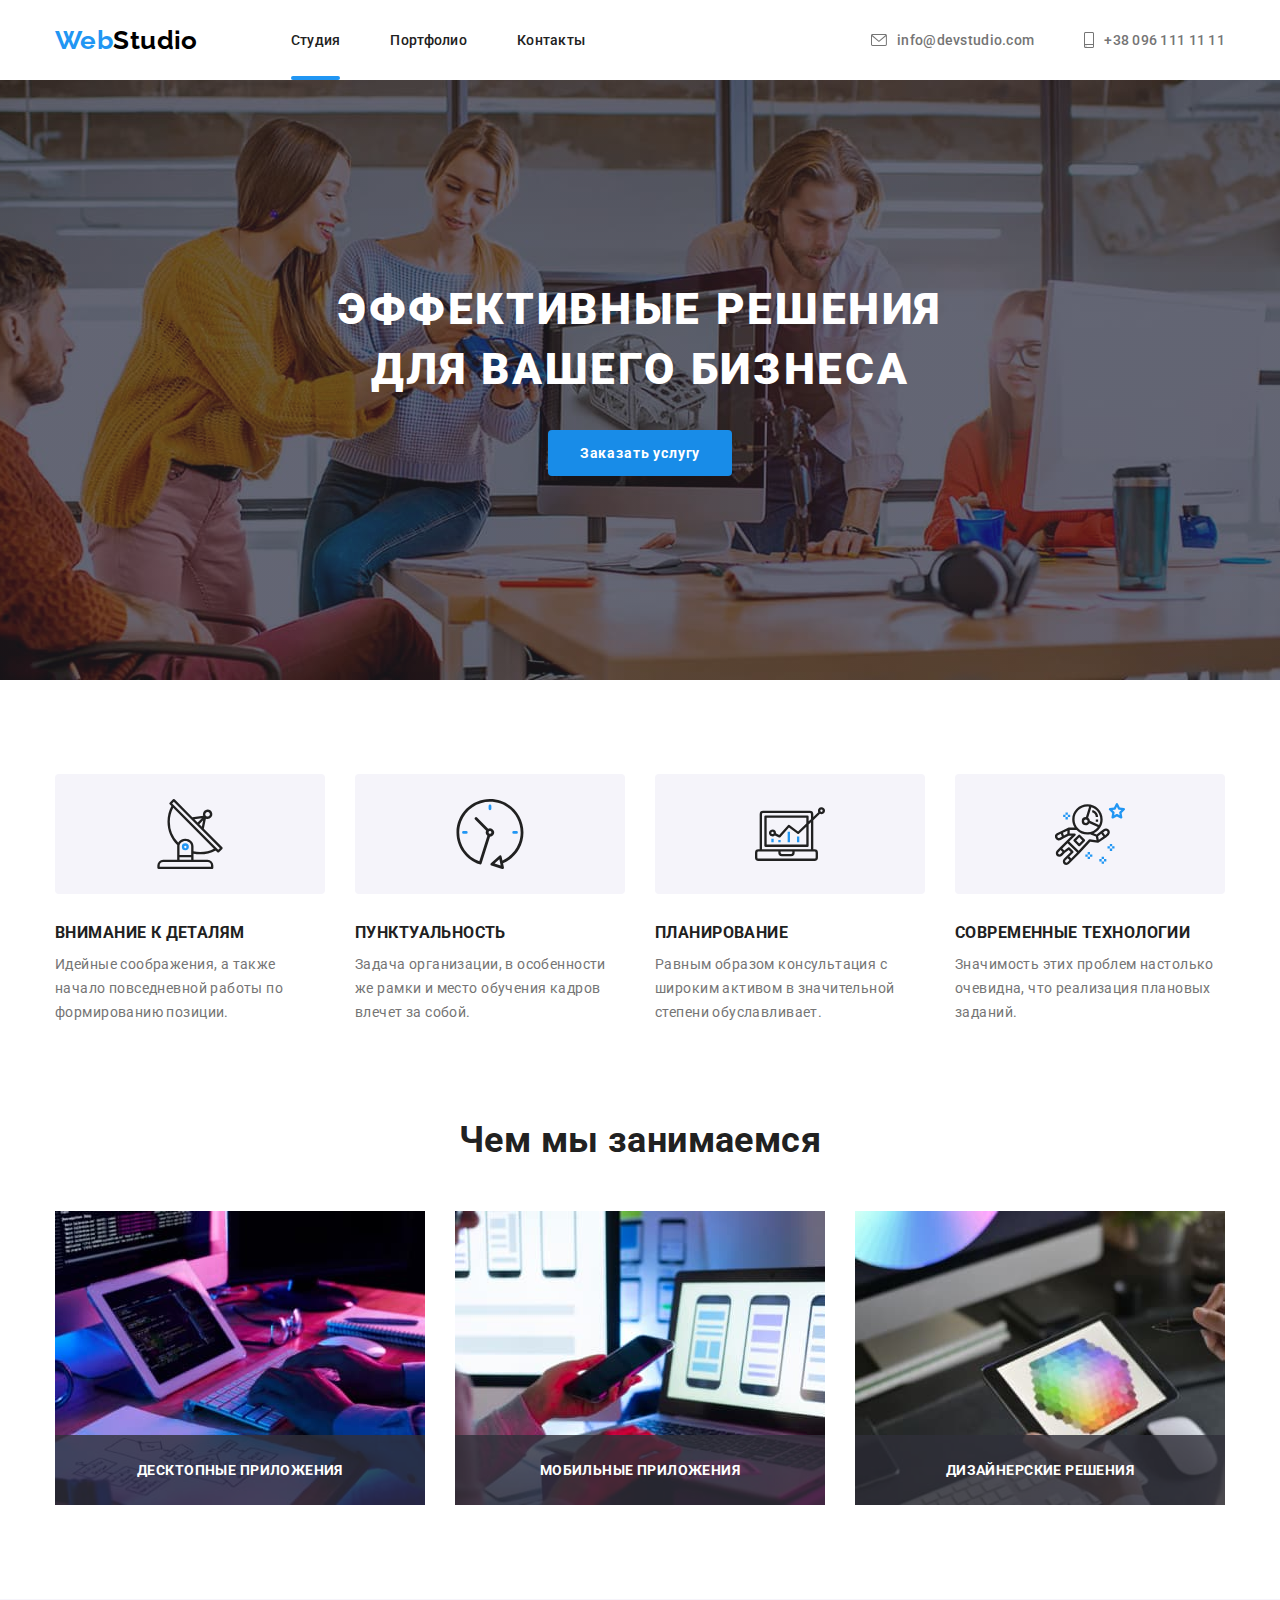
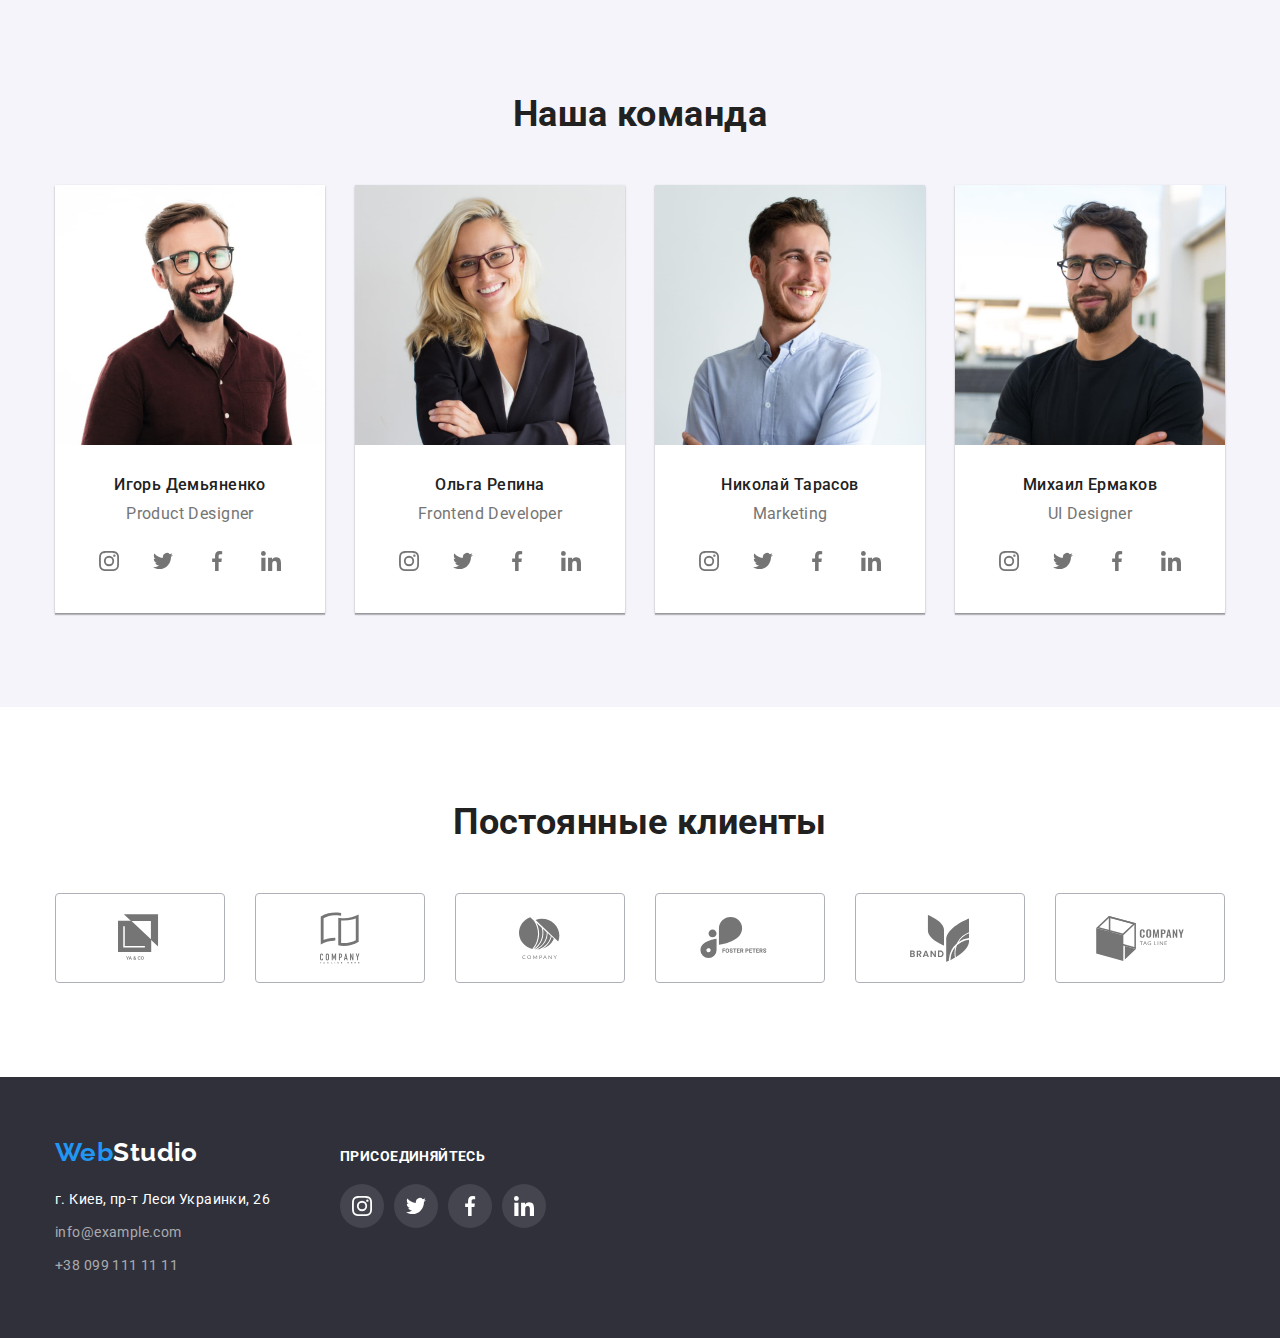
<file: index.html>
<!DOCTYPE html>
<html lang="ru">
  <head>
    <meta charset="UTF-8" />
    <meta http-equiv="X-UA-Compatible" content="IE=Edge" />
    <title>Главная</title>
    <link href="https://fonts.googleapis.com/css2?family=Roboto:wght@400;500;700;900&display=swap" rel="stylesheet">
    <link rel="stylesheet" href="https://cdnjs.cloudflare.com/ajax/libs/modern-normalize/1.0.0/modern-normalize.min.css" />
    <link rel="stylesheet" href="./css/styles.css" />
  </head>

  <body>
    <header class="header">
      <div class="container">
        <nav class="header-nav">
          <a class="logo link" href="#"><span class="logo-accent">Web</span>Studio</a>
          <ul class="site-nav list">
            <li class="item"><a class="link open-page" href="#">Студия</a></li>
            <li class="item"><a class="link" href="./portfolio.html">Портфолио</a></li>
            <li class="item"><a class="link" href="#">Контакты</a></li>
          </ul>
        </nav>
        <ul class="contact-link list">
          <li class="item">
            <a class="link" href="mailto:info@devstudio.com">
              <svg class="icon-contact envelope" width="16" height="12">
                <use href="./images/sprite.svg#icon-envelope-1"></use>
              </svg>
              info@devstudio.com
            </a>
          </li>
          <li class="item">  
            <a class="link" href="tel:+380961111111">
              <svg class="icon-contact smartphone" width="10" height="16">
                <use href="./images/sprite.svg#icon-smartphone-1"></use>
              </svg>
              +38 096 111 11 11
            </a>
          </li>
        </ul>
      </div>
    </header>

    <main>
      <!--герой-->
      <section class="hero overlay">
        <div class="container">
          <h1 class="hero-title title">Эффективные решения для вашего бизнеса</h1>
          <button class="btn" type="button">Заказать услугу</button>
        </div>        
      </section>
      
      <!--преимущества-->
      <section  class="section features">
        <div class="container">
          <ul class="feature-list list">
            <li class="item">
              <div class="icon-features">
                <svg width="70" height="70">
                  <use href="./images/sprite.svg#icon-features-antenna"></use>
                </svg>
              </div>
              <h3 class="features-title title">Внимание к деталям</h3>
              <p class="features-text">
                Идейные соображения, а также начало повседневной работы по
                формированию позиции.
              </p>
            </li>
            <li class="item">
              <div class="icon-features">
                <svg width="70" height="70">
                  <use href="./images/sprite.svg#icon-features-clock"></use>
                </svg>
              </div>
              <h3 class="features-title title">Пунктуальность</h3>
              <p class="features-text">
                Задача организации, в особенности же рамки и место обучения кадров
                влечет за собой.
              </p>
            </li>
            <li class="item">
              <div class="icon-features">
                <svg width="70" height="70">
                  <use href="./images/sprite.svg#icon-features-diagram"></use>
                </svg>
              </div>
              <h3 class="features-title title">Планирование</h3>
              <p class="features-text">
                Равным образом консультация с широким активом в значительной
                степени обуславливает.
              </p>
            </li>
            <li class="item">
              <div class="icon-features">
                <svg width="70" height="70">
                  <use href="./images/sprite.svg#icon-features-astronaut"></use>
                </svg>
              </div>
              <h3 class="features-title title">Современные технологии</h3>
              <p class="features-text">
                Значимость этих проблем настолько очевидна, что реализация
                плановых заданий.
              </p>
            </li>
          </ul>
        </div>
      </section>

      <!--услуги-->
      <section  class="section services">
        <div class="container">
          <h2  class="section-title title">Чем мы занимаемся</h2>
          <ul class="services-list list">
            <li class="item">
              <img
                src="./images/we-doing-1.jpg"
                alt="рабочий стол разработчика, который пишет код"
                width="370"
                height="294"
              />
              <div class="subtitle-thumb">
                <h3 class="subtitle">Десктопные приложения</h3>
              </div>
            </li>
            <li class="item">
              <img
                src="./images/we-doing-2.jpg"
                alt="мобильный телефон в руках"
                width="370"
                height="294"
              />
              <div class="subtitle-thumb">
                <h3 class="subtitle">Мобильные приложения</h3>
              </div>
            </li>
            <li class="item">
              <img
                src="./images/we-doing-3.jpg"
                alt="планшет с изображением палитры цветов"
                width="370"
                height="294"
              />
              <div class="subtitle-thumb">
                <h3 class="subtitle">Дизайнерские решения</h3>
              </div>
            </li>
          </ul>
        </div>
      </section>

      <!--команда-->
      <section  class="section team">
        <div class="container">
          <h2 class="section-title title">Наша команда</h2>
          <ul class="team-list list">
            <li class="item">
              <img
                src="./images/our-team-product-designer-1.jpg"
                alt="фото Игоря Демьяненко"
                width="270"
                height="260"
              />
              <div class="team-desc">
                <h3 class="team-title title">Игорь Демьяненко</h3>
                <p class="team-text" lang="en">Product Designer</p>
                <ul class="social-list list">
                  <li class="social-link">
                    <a class="link" href="" aria-label="Ссылка на Instagram">
                      <svg class="icon-social" width="20" height="20">
                        <use href="./images/sprite.svg#icon-instagram"></use>
                      </svg>
                    </a>
                  </li>
                  <li class="social-link">
                    <a class="link" href="" aria-label="Ссылка на Twitter">
                      <svg class="icon-social" width="20" height="20">
                        <use href="./images/sprite.svg#icon-twitter"></use>
                      </svg>
                    </a>
                  </li>
                  <li class="social-link">
                    <a class="link" href="" aria-label="Ссылка на Facebook">
                      <svg class="icon-social" width="20" height="20">
                        <use href="./images/sprite.svg#icon-facebook"></use>
                      </svg>
                    </a>
                  </li>
                  <li class="social-link">
                    <a class="link" href="" aria-label="Ссылка на Linkedin">
                      <svg class="icon-social"  width="20" height="20">
                        <use href="./images/sprite.svg#icon-linkedin"></use>
                      </svg>
                    </a>
                  </li>
                </ul>   
              </div>           
            </li>
            <li class="item">
              <img
                src="./images/our-team-frontend-developer-2.jpg"
                alt="фото Ольги Репиной"
                width="270"
                height="260"
              />
              <div class="team-desc">
                <h3 class="team-title title">Ольга Репина</h3>
                <p class="team-text" lang="en">Frontend Developer</p>
                <ul class="social-list list">
                  <li class="social-link">
                    <a class="link" href="" aria-label="Ссылка на Instagram">
                      <svg class="icon-social" width="20" height="20">
                        <use href="./images/sprite.svg#icon-instagram"></use>
                      </svg>
                    </a>
                  </li>
                  <li class="social-link">
                    <a class="link" href="" aria-label="Ссылка на Twitter">
                      <svg class="icon-social" width="20" height="20">
                        <use href="./images/sprite.svg#icon-twitter"></use>
                      </svg>
                    </a>
                  </li>
                  <li class="social-link">
                    <a class="link" href="" aria-label="Ссылка на Facebook">
                      <svg class="icon-social" width="20" height="20">
                        <use href="./images/sprite.svg#icon-facebook"></use>
                      </svg>
                    </a>
                  </li>
                  <li class="social-link">
                    <a class="link" href="" aria-label="Ссылка на Linkedin">
                      <svg class="icon-social"  width="20" height="20">
                        <use href="./images/sprite.svg#icon-linkedin"></use>
                      </svg>
                    </a>
                  </li>
                </ul>
              </div>
            </li>
            <li class="item">
              <img
                src="./images/our-team-marketing-3.jpg"
                alt="фото Николая Тарасова"
                width="270"
                height="260"
              />
              <div class="team-desc">
                <h3 class="team-title title">Николай Тарасов</h3>
                <p class="team-text" lang="en">Marketing</p>
                <ul class="social-list list">
                  <li class="social-link">
                    <a class="link" href="" aria-label="Ссылка на Instagram">
                      <svg class="icon-social" width="20" height="20">
                        <use href="./images/sprite.svg#icon-instagram"></use>
                      </svg>
                    </a>
                  </li>
                  <li class="social-link">
                    <a class="link" href="" aria-label="Ссылка на Twitter">
                      <svg class="icon-social" width="20" height="20">
                        <use href="./images/sprite.svg#icon-twitter"></use>
                      </svg>
                    </a>
                  </li>
                  <li class="social-link">
                    <a class="link" href="" aria-label="Ссылка на Facebook">
                      <svg class="icon-social" width="20" height="20">
                        <use href="./images/sprite.svg#icon-facebook"></use>
                      </svg>
                    </a>
                  </li>
                  <li class="social-link">
                    <a class="link" href="" aria-label="Ссылка на Linkedin">
                      <svg class="icon-social"  width="20" height="20">
                        <use href="./images/sprite.svg#icon-linkedin"></use>
                      </svg>
                    </a>
                  </li>
                </ul>
              </div>              
            </li>
            <li class="item">
              <img
                src="./images/our-team-ui-designer-4.jpg"
                alt="фото Михаила Ермакова"
                width="270"
                height="260"
              />
              <div class="team-desc">
                <h3 class="team-title title">Михаил Ермаков</h3>
                <p class="team-text" lang="en">UI Designer</p>
                <ul class="social-list list">
                  <li class="social-link">
                    <a class="link" href="" aria-label="Ссылка на Instagram">
                      <svg class="icon-social" width="20" height="20">
                        <use href="./images/sprite.svg#icon-instagram"></use>
                      </svg>
                    </a>
                  </li>
                  <li class="social-link">
                    <a class="link" href="" aria-label="Ссылка на Twitter">
                      <svg class="icon-social" width="20" height="20">
                        <use href="./images/sprite.svg#icon-twitter"></use>
                      </svg>
                    </a>
                  </li>
                  <li class="social-link">
                    <a class="link" href="" aria-label="Ссылка на Facebook">
                      <svg class="icon-social" width="20" height="20">
                        <use href="./images/sprite.svg#icon-facebook"></use>
                      </svg>
                    </a>
                  </li>
                  <li class="social-link">
                    <a class="link" href="" aria-label="Ссылка на Linkedin">
                      <svg class="icon-social"  width="20" height="20">
                        <use href="./images/sprite.svg#icon-linkedin"></use>
                      </svg>
                    </a>
                  </li>
                </ul>
              </div>
            </li>
          </ul>
        </div> 
      </section>

      <!--клиенты-->
      <section class="section clients">
        <div class="container">
          <h2 class="section-title title">Постоянные клиенты</h2>
          <ul class="clients-list list">
            <li class="item">
              <a class="link" href="">
                <svg class="icon-client logo-1" width="44.27">
                  <use href="./images/sprite.svg#icon-logo-1"></use>
                </svg>
              </a>
            </li>
            <li class="item">
              <a class="link" href="">
                <svg class="icon-client logo-2" width="40">
                  <use href="./images/sprite.svg#icon-logo-2"></use>
                </svg>
              </a>
            </li>
            <li class="item">
              <a class="link" href="">
                <svg class="icon-client logo-3" width="41">
                  <use href="./images/sprite.svg#icon-logo-3"></use>
                </svg>
              </a>
            </li>
            <li class="item">
              <a class="link" href="">
                <svg class="icon-client logo-4" width="79.66">
                  <use href="./images/sprite.svg#icon-logo-4"></use>
                </svg>
              </a>
            </li>
            <li class="item">
              <a class="link" href="">
                <svg class="icon-client logo-5" width="59">
                  <use href="./images/sprite.svg#icon-logo-5"></use>
                </svg>
              </a>
            </li>
            <li class="item">
              <a class="link" href="">
                <svg class="icon-client logo-6" width="88.48">
                  <use href="./images/sprite.svg#icon-logo-6"></use>
                </svg>
              </a>
            </li>
          </ul>
        </div>  
      </section>
    </main>
  
    <footer class="footer">
      <div class="container"> 
        <div class="address">
          <a class="logo link inverse" href="#"><span class="logo-accent">Web</span>Studio</a>
          <address class="address-text">
            г. Киев, пр-т Леси Украинки, 26
          </address>
          <ul class="address-list list">
            <li class="item"><a class="link" href="mailto:info@example.com">info@example.com</a></li>
            <li class="item"><a class="link" href="tel:+380991111111">+38 099 111 11 11</a></li>
          </ul>
        </div>
        <div class="footer-social">
          <strong class="following-text">Присоединяйтесь</strong>
          <ul class="social-list list">
            <li class="social-link">
              <a class="link" href="" aria-label="Ссылка на Instagram">
                <svg class="icon-social"  width="20" height="20">
                  <use href="./images/sprite.svg#icon-instagram"></use>
                </svg>
              </a>
            </li>
            <li class="social-link">
              <a class="link" href="" aria-label="Ссылка на Twitter">
                <svg class="icon-social"  width="20" height="20">
                  <use href="./images/sprite.svg#icon-twitter"></use>
                </svg>
              </a>
            </li>
            <li class="social-link">
              <a class="link" href="" aria-label="Ссылка на Facebook">
                <svg class="icon-social"  width="20" height="20">
                  <use href="./images/sprite.svg#icon-facebook"></use>
                </svg>
              </a>
            </li>
            <li class="social-link">
              <a class="link" href="" aria-label="Ссылка на Linkedin">
                <svg class="icon-social"  width="20" height="20">
                  <use href="./images/sprite.svg#icon-linkedin"></use>
                </svg>
              </a>
            </li>
          </ul>
        </div>
      </div>
    </footer>
  </body>
</html>
</file>
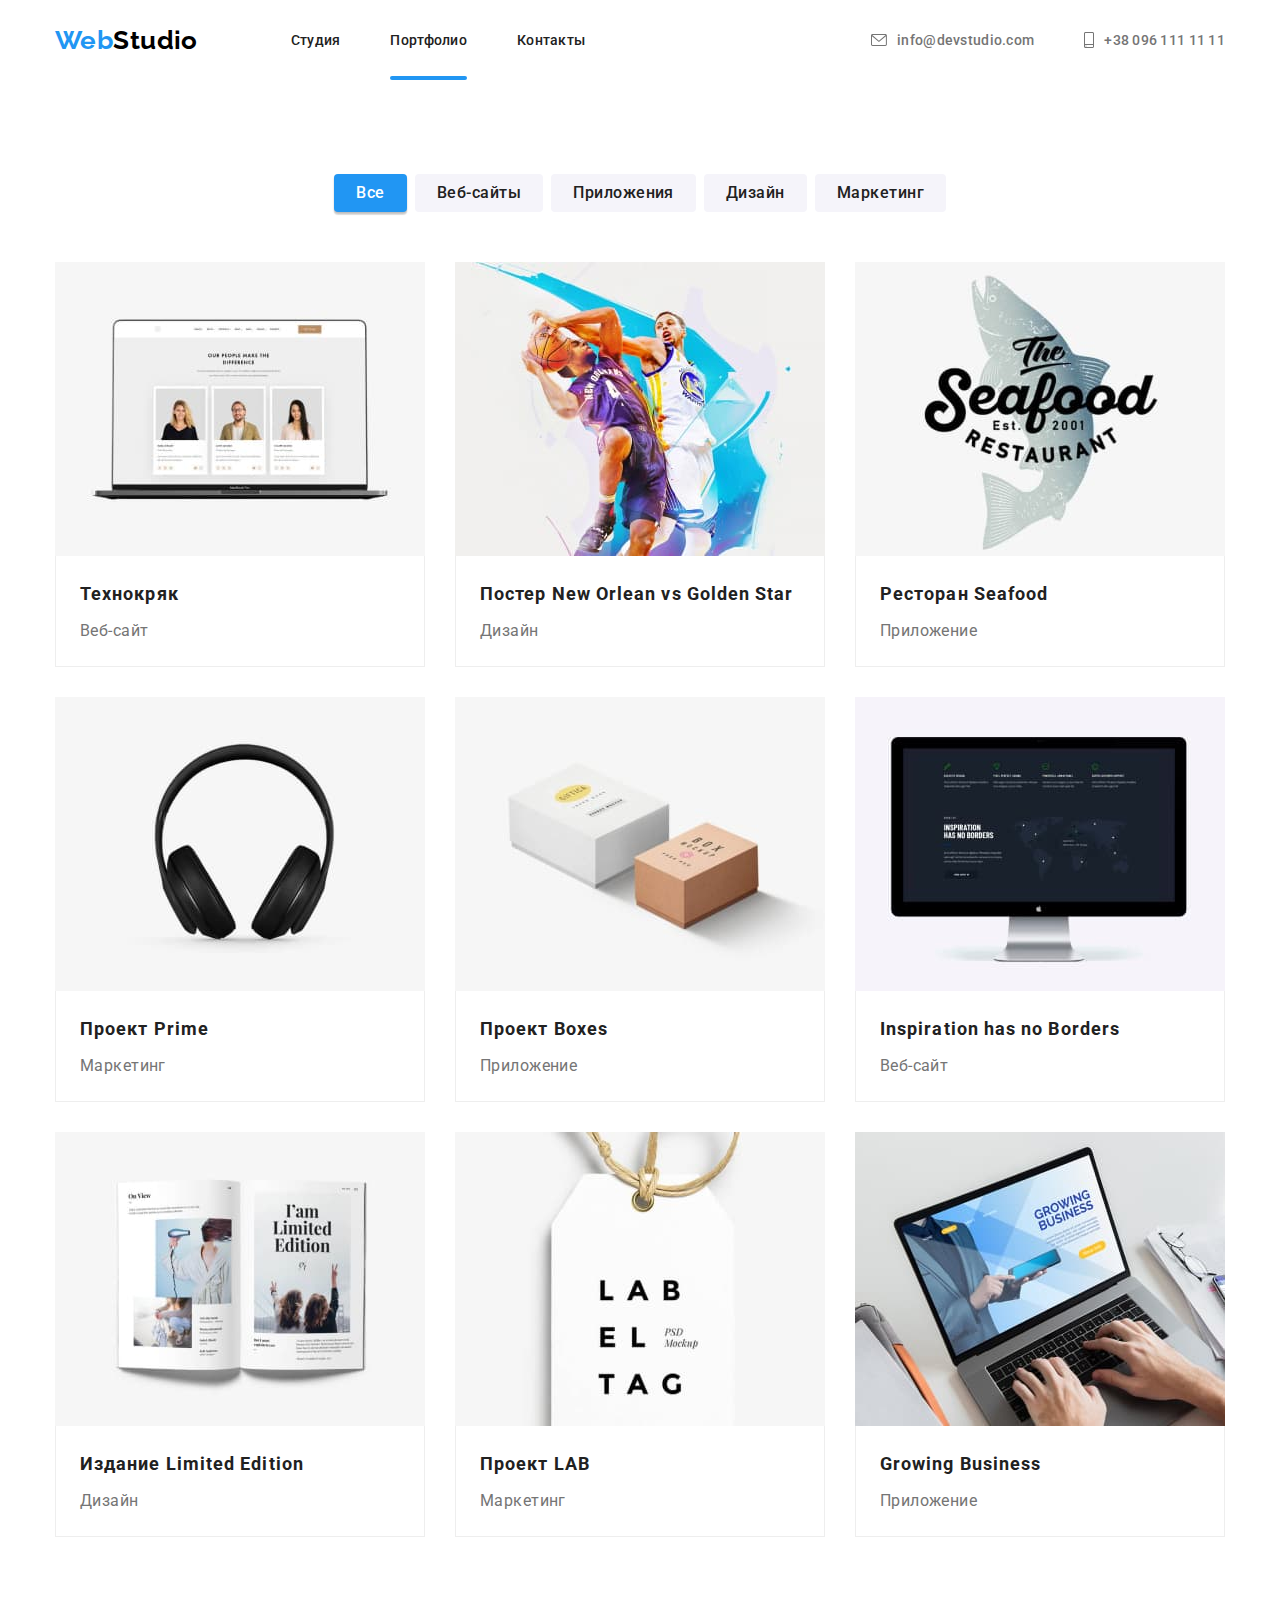
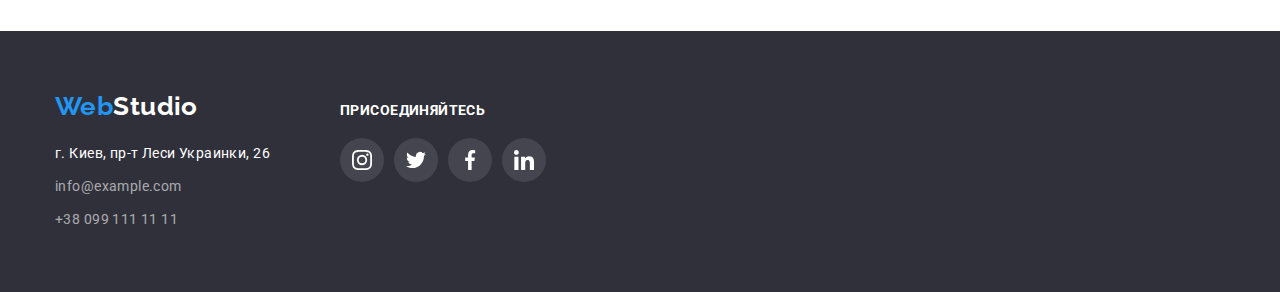
<file: portfolio.html>
<!DOCTYPE html>
<html lang="ru">
  <head>
    <meta charset="UTF-8" />
    <meta http-equiv="X-UA-Compatible" content="IE=Edge" />
    <title>Портфолио</title>
    <link href="https://fonts.googleapis.com/css2?family=Roboto:wght@400;500;700;900&display=swap" rel="stylesheet">
    <link rel="stylesheet" href="https://cdnjs.cloudflare.com/ajax/libs/modern-normalize/1.0.0/modern-normalize.min.css" />
    <link rel="stylesheet" href="./css/styles.css" />
  </head>

  <body>
    <header class="header">
      <div class="container">
        <nav class="header-nav">
          <a class="logo link" href="#"><span class="logo-accent">Web</span>Studio</a>
          <ul class="site-nav list">
            <li class="item"><a class="link" href="./index.html">Студия</a></li>
            <li class="item"><a class="link open-page" href="#">Портфолио</a></li>
            <li class="item"><a class="link" href="#">Контакты</a></li>
          </ul>
        </nav>
        <ul class="contact-link list">
          <li class="item">
            <a class="link" href="mailto:info@devstudio.com">
              <svg class="icon-contact envelope" width="16" height="12">
                <use href="./images/sprite.svg#icon-envelope-1"></use>
              </svg>
              info@devstudio.com
            </a>
          </li>
          <li class="item">  
            <a class="link" href="tel:+380961111111">
              <svg class="icon-contact smartphone" width="10" height="16">
                <use href="./images/sprite.svg#icon-smartphone-1"></use>
              </svg>
              +38 096 111 11 11
            </a>
          </li>
        </ul>
      </div>
    </header>

    <main>
      <section class="works">
        <div class="container">
          <ul class="list radio-btn">
            <li class="item"><a class="link active" href="#">Все</a></li>
            <li class="item"><a class="link" href="#">Веб-сайты</a></li>
            <li class="item"><a class="link" href="#">Приложения</a></li>
            <li class="item"><a class="link" href="#">Дизайн</a></li>
            <li class="item"><a class="link" href="#">Маркетинг</a></li>
          </ul>
          <ul class="works-list list">
            <li class="work-card">
              <a class="link" href="#">
                <div class="image-thumb">
                  <img src="./images/portfolio-technokryak-1.jpg" alt="страница веб-сайта 'технокряк'" width="370" height="294">
                  <p class="text-desc">Технокряк это современная площадка распространения коронавируса. Компании используют эту платформу для цифрового шпионажа и атак на защищённые сервера конкурентов.</p>
                </div>
                <div class="work-desc">
                  <h2 class="work-title title">Технокряк</h2>
                  <p class="work-subtitle">Веб-сайт</p>
                </div>               
              </a>  
            </li>
            <li class="work-card">
              <a class="link" href="#">
                <img src="./images/portfolio-new-orlean-2.jpg" alt="постер с баскетболистами" width="370" height="294">
                <div class="work-desc">
                  <h2 class="work-title title">Постер New Orlean vs Golden Star</h2>
                  <p class="work-subtitle">Дизайн</p>
                </div>                
              </a>
            </li>
            <li class="work-card">
              <a class="link" href="#">
                <img src="./images/portfolio-seafood-3.jpg" alt="логотип ресторана 'Seafood'" width="370" height="294">
                <div class="work-desc">
                  <h2 class="work-title title">Ресторан Seafood</h2>
                  <p class="work-subtitle">Приложение</p>
                </div>                
              </a>
            </li>
            <li class="work-card">
              <a class="link" href="#">
                <img src="./images/portfolio-prime-4.jpg" alt="черные наушники" width="370" height="294">
                <div class="work-desc">
                  <h2 class="work-title title">Проект Prime</h2>
                  <p class="work-subtitle">Маркетинг</p>
                </div>               
              </a>
            </li>
            <li class="work-card">
              <a class="link" href="#">
                <img src="./images/portfolio-boxes-5.jpg" alt="две картонные коробки" width="370" height="294">
                <div class="work-desc">
                  <h2 class="work-title title">Проект Boxes</h2>
                  <p class="work-subtitle">Приложение</p>
                </div>                
              </a>
            </li>
            <li class="work-card">
              <a class="link" href="#">
                <img src="./images/portfolio-inspiration-6.jpg" alt="монитор, на котором изображена карта мира" width="370" height="294">
                <div class="work-desc">
                  <h2 class="work-title title">Inspiration has no Borders</h2>
                  <p class="work-subtitle">Веб-сайт</p>
                </div>                
              </a>
            </li>
            <li class="work-card">
              <a class="link" href="#">
                <img src="./images/portfolio-limited-edition-7.jpg" alt="разворот глянцевого журнала" width="370" height="294">
                <div class="work-desc">
                  <h2 class="work-title title">Издание Limited Edition</h2>
                  <p class="work-subtitle">Дизайн</p>
                </div>               
              </a>
            </li>
            <li class="work-card">
              <a class="link" href="#">
                <img src="./images/portfolio-lab-8.jpg" alt="этикетка товара на шнурке" width="370" height="294">
                <div class="work-desc">
                  <h2 class="work-title title">Проект LAB</h2>
                  <p class="work-subtitle">Маркетинг</p>
                </div>               
              </a>
            </li>
            <li class="work-card">
              <a class="link" href="#">
                <img src="./images/portfolio-growing-business-9.jpg" alt="экран ноутбука с открытым приложением для бизнеса" width="370" height="294">
                <div class="work-desc">
                  <h2 class="work-title title">Growing Business</h2>
                  <p class="work-subtitle">Приложение</p>
                </div>                
              </a>
            </li>
          </ul>
        </div>
      </section> 
    </main>

    <footer class="footer">
      <div class="container"> 
        <div class="address">
          <a class="logo link inverse" href="#"><span class="logo-accent">Web</span>Studio</a>
          <address class="address-text">
            г. Киев, пр-т Леси Украинки, 26
          </address>
          <ul class="address-list list">
            <li class="item"><a class="link" href="mailto:info@example.com">info@example.com</a></li>
            <li class="item"><a class="link" href="tel:+380991111111">+38 099 111 11 11</a></li>
          </ul>
        </div>
        <div class="footer-social">
          <strong class="following-text">Присоединяйтесь</strong>
          <ul class="social-list list">
            <li class="social-link">
              <a class="link" href="" aria-label="Ссылка на Instagram">
                <svg class="icon-social"  width="20" height="20">
                  <use href="./images/sprite.svg#icon-instagram"></use>
                </svg>
              </a>
            </li>
            <li class="social-link">
              <a class="link" href="" aria-label="Ссылка на Twitter">
                <svg class="icon-social"  width="20" height="20">
                  <use href="./images/sprite.svg#icon-twitter"></use>
                </svg>
              </a>
            </li>
            <li class="social-link">
              <a class="link" href="" aria-label="Ссылка на Facebook">
                <svg class="icon-social"  width="20" height="20">
                  <use href="./images/sprite.svg#icon-facebook"></use>
                </svg>
              </a>
            </li>
            <li class="social-link">
              <a class="link" href="" aria-label="Ссылка на Linkedin">
                <svg class="icon-social"  width="20" height="20">
                  <use href="./images/sprite.svg#icon-linkedin"></use>
                </svg>
              </a>
            </li>
          </ul>
        </div>
      </div>
    </footer>
  </body>
</html>
</file>
<file: css/styles.css>
/* raleway-regular - latin_cyrillic */
@font-face {
  font-family: 'Raleway';
  font-style: normal;
  font-weight: 400;
  src: url('../fonts/raleway-v18-latin_cyrillic-regular.eot'); /* IE9 Compat Modes */
  src: local(''),
       url('../fonts/raleway-v18-latin_cyrillic-regular.eot?#iefix') format('embedded-opentype'), /* IE6-IE8 */
       url('../fonts/raleway-v18-latin_cyrillic-regular.woff2') format('woff2'), /* Super Modern Browsers */
       url('../fonts/raleway-v18-latin_cyrillic-regular.woff') format('woff'), /* Modern Browsers */
       url('../fonts/raleway-v18-latin_cyrillic-regular.ttf') format('truetype'), /* Safari, Android, iOS */
       url('../fonts/raleway-v18-latin_cyrillic-regular.svg#Raleway') format('svg'); /* Legacy iOS */
}
/* raleway-700 - latin_cyrillic */
@font-face {
  font-family: 'Raleway';
  font-style: normal;
  font-weight: 700;
  src: url('../fonts/raleway-v18-latin_cyrillic-700.eot'); /* IE9 Compat Modes */
  src: local(''),
       url('../fonts/raleway-v18-latin_cyrillic-700.eot?#iefix') format('embedded-opentype'), /* IE6-IE8 */
       url('../fonts/raleway-v18-latin_cyrillic-700.woff2') format('woff2'), /* Super Modern Browsers */
       url('../fonts/raleway-v18-latin_cyrillic-700.woff') format('woff'), /* Modern Browsers */
       url('../fonts/raleway-v18-latin_cyrillic-700.ttf') format('truetype'), /* Safari, Android, iOS */
       url('../fonts/raleway-v18-latin_cyrillic-700.svg#Raleway') format('svg'); /* Legacy iOS */
}

:root {
  --main-text-color: #757575;
  --title-text-color: #212121;
  --accent-color: #2196F3;
  --primary-black-color: #000000;
  --primary-white-color: #FFFFFF; 
  --secondary-white-color: rgba(255,255,255,0.6);
  --primary-grey-color: #EEEEEE;   
  --secondary-grey-color: rgba(255, 255, 255, 0.1);
  --primary-btn-bg-color: #188CE8;
  --secondary-btn-bg-color: #F5F4FA;
  --bg-color: #2F303A;
  --bg-overlay: rgba(47, 48, 58, 0.4);
  --bg-overlay-dark: rgba(47, 48, 58, 0.8);
  --bg-overlay-blue: rgba(33, 150, 243, 0.9);
  --client-border-color: #AFB1B8;
}

body {
  font-family: Roboto, sans-serif;
  font-weight: 400;
  font-size: 14px;
  letter-spacing: 0.03em;
  color: var(--main-text-color);
}

img {
  display: block;
  max-width: 100%;
  height: auto;
}

.list {
  list-style: none;
  margin: 0;
  padding: 0;
}

.link {
  text-decoration: none;
}

h1, h2, h3, h4, p {
  margin-top: 0;
}

.title {
  color: var(--title-text-color);
  font-weight: 700;
}

.container {
  width: 1200px;
  margin-left: auto;
  margin-right: auto;
  padding-left: 15px;
  padding-right: 15px;
}

/* хедер */

.header {
  background-color: var(--primary-white-color);
}

.header .container {
  display: flex;
}

.header-nav {
  display: flex;
  align-items: center;
}

.contact-link {
  display: flex;
  align-items: center;
  margin-left: auto;
}

.site-nav {
 display: flex;
}

.site-nav .item + .item,
.contact-link .item + .item {
  margin-left: 50px;
}

/* лого */

.logo {
  margin-right: 93px;
  font-family: Raleway, sans-serif;
  font-weight: 700;
  font-size: 26px;
  line-height: 1.19;
  color: var(--primary-black-color);
}

.logo-accent {
  color: var(--accent-color);
}

/* навигация  */
.site-nav .item {
  position: relative;
  padding-top: 32px;
  padding-bottom: 32px;
}

.site-nav .link {
  color: var(--title-text-color);
  font-family: inherit;
  font-weight: 500;
  line-height: 1.17;
  letter-spacing: 0.02em;
}

.site-nav .link:focus,
.site-nav .link:hover {
  color: var(--accent-color);
}

.open-page {
  color: var(--accent-color);
}

.open-page::after {
  position: absolute;
  left: 0;
  bottom: 0;
  content: "";
  width: 100%;
  height: 4px;
  border-radius: 2px;
  background-color: var(--accent-color);
}

/* линки контактов */

.contact-link .item {
  padding-top: 32px;
  padding-bottom: 32px;
}

.contact-link .link {
  display: flex;
  align-items: center;
  color: currentColor;
  font-family: inherit;
  font-weight: 500;
  line-height: 1.17;
  letter-spacing: 0.02em;
}

.contact-link .link:hover,
.contact-link .link:focus {
  color: var(--accent-color);
}

.icon-contact {
  margin-right: 10px;
  fill:currentColor;
}

.icon-contact.envelope {
  width: 16px;
  height: 12px;
}

.icon-contact.smartphone {
  width: 10px;
  height: 16px;
}

/* герой */

.hero {
  padding-top: 200px;
  padding-bottom: 200px;
  text-align: center;
}

.overlay {
  max-width: 1600px;
  height: 600px;
  margin-left: auto;
  margin-right: auto;
  background-position: center;
  background-repeat: no-repeat;
  background-size: cover;
  background-image: linear-gradient(to right, var(--bg-overlay), var(--bg-overlay)), url(../images/hero-bcg.jpg); 
  background-color: var(--bg-color);
}

.hero-title{
  width: 696px;
  margin-left: auto;
  margin-right: auto;
  margin-bottom: 30px;
  color: var(--primary-white-color);

  font-weight: 900;
  font-size: 44px;
  line-height: 1.36;
  letter-spacing: 0.06em;
  text-transform: uppercase;
}

.hero .btn {
  padding: 10px 32px;
  border-width: 0px;
  border-radius: 4px;
  color: var(--primary-white-color);
  background-color: var(--primary-btn-bg-color);
  font-weight: 700;
  line-height: 1.87;
  letter-spacing: 0.06em;  
}

/* преимущества */

.features {
  padding-top: 94px;
  padding-bottom: 94px;
  background-color: var(--primary-white-color);
}

.feature-list {
  display: flex;
}

.icon-features {
  display: flex;
  width: 100%;
  height: 120px;
  justify-content: center;
  align-items: center;
  margin-bottom: 30px;
  background-color: var(--secondary-btn-bg-color);
  border-radius: 4px;
}

.feature-list .item {
  width: calc((100% - 3 * 30px)/4);
  margin-right: 30px;
}

.feature-list .item:nth-child(4n) {
  margin-right: 0;
}

.features-title {
  margin-bottom: 10px;
  line-height: 1.14;
  text-transform: uppercase;
}

.features-text {
  margin-bottom: 0;
  line-height: 1.71;
}

/* услуги */

.services {
  padding-bottom: 94px;
  background-color: var(--primary-white-color);
}

.services-list {
  display: flex;
}

.services-list .item {
  position: relative;
  width: calc((100% - 2 * 30px)/3);
}

.services-list .item:not(:nth-child(3n)){
  margin-right: 30px;
}

.section-title {
  margin-bottom: 50px;
  font-size: 36px;
  line-height: 1.17;
  text-align: center;
}

.services-list .subtitle {
  margin-bottom: 0;
  padding-top: 27px;
  padding-bottom: 27px; 
  font-size: 14px;
  font-weight: 700;
  line-height: 16px;
  text-align: center;
  text-transform: uppercase;
  color: var(--primary-white-color);
}

.subtitle-thumb {
  position: absolute;
  left: 0;
  bottom: 0;
  background-color: var(--bg-overlay-dark);
  width: 100%;
}

/* команда */
.team {
  padding-top: 94px;
  padding-bottom: 94px;
  background-color: var(--secondary-btn-bg-color);
}

.team-list {
  display: flex;
}

.team-list .item {
  width: calc((100% - 3 * 30px)/4);
  box-shadow: 
    0px 1px 3px rgba(0, 0, 0, 0.12), 
    0px 1px 1px rgba(0, 0, 0, 0.14), 
    0px 2px 1px rgba(0, 0, 0, 0.2); 
}

.team-list .item:not(:nth-child(4n)){
  margin-right: 30px;
}

.team-desc {
  padding-top: 30px;
  padding-bottom: 30px;
  background-color: var(--primary-white-color);
  border-radius: 0px 0px 4px 4px;
  text-align: center;
}

.team-title {
  margin-bottom: 10px;
  font-weight: 500;
  font-size: 16px;
  line-height: 1.19;
  text-align: center;
}

.team-text {
  margin-bottom: 16px;
  font-size: 16px;
  line-height: 1.19;
  text-align: center;
}

.social-list {
  display: flex;
  flex-direction: row;
  justify-content: center;
}

.social-list .social-link:not(:nth-child(4n)) {
  margin-right: 10px;
}

.social-list .link {
  display: flex;
  justify-content: center;
  align-items: center;
  width: 44px;
  height: 44px;
  border-radius: 50%;
  color: var(--client-border-color);
}

.social-list .link {
  color: currentColor;
}

.team-list .link:hover,
.team-list .link:focus {
  color: var(--primary-white-color);
  background-color: var(--accent-color);
}

.social-link .icon-social{
  width: 20px;
  height: 20px;
  fill: currentColor;
}

.icon-social {
  display: block;
}

/* клиенты */

.clients {
  padding-top: 94px;
  padding-bottom: 94px;
}

.clients-list {
  display: flex;
}

.clients-list .item {
  width: calc((100% - 5 * 30px)/6);
}

.clients-list .link {
  display: flex;
  justify-content: center;
  align-items: center;
  height: 90px;  
  color: var(--client-border-color);
  border-color: var(--client-border-color);
  border-style: solid;
  border-width: 1px;
  border-radius: 4px;
}

.clients-list .item + .item {
  margin-left: 30px;
}

.icon-client {
  display: block;
}

.icon-client.logo-1 {
  width: 44.27px;
  height: 49.23px;
}

.icon-client.logo-2 {
  width: 40px;
  height: 52px;
}

.icon-client.logo-3 {
  width: 41px;
  height: 42.6px;
}

.icon-client.logo-4 {
  width: 79.66px;
  height: 42px;
}

.icon-client.logo-5 {
  width: 59px;
  height: 47px;
}

.icon-client.logo-6 {
  width: 88.48px;
  height: 45.44px;
}

.clients-list .link {
  color: currentColor;
}

.clients-list .icon-client {
  fill: currentColor;
}

.clients-list .link:hover,
.clients-list .link:focus {
  border-color: var(--accent-color);
  color: var(--accent-color);
}

/* футер контакты */

.footer {
 padding-top: 60px;
 padding-bottom: 60px;
 background-color: var(--bg-color);
}

.footer .container {
  display: flex;
  align-items: baseline;
}

.address {
  margin-right: 70px;
}

.footer .logo {
  display: inline-block;
  margin-bottom: 20px;
  margin-right: 0;
}

.address-text {
  margin-bottom: 9px;
  font-style: normal;
  line-height: 1.71;
  color: var(--primary-white-color);
}

.logo.inverse {
  color: var(--primary-white-color);
}

.address-list .link {
  display: inline-block;
  line-height: 1.71;
  color: var(--secondary-white-color);
}

.address-list .item:not(:last-child) {
  margin-bottom: 9px;
}

.address-list .link:hover,
.address-list .link:focus {
  color: var(--accent-color);
}

.following-text {
  display: inline-block;
  margin-bottom: 20px;
  font-weight: 700;
  line-height: 16px;
  text-transform: uppercase;
  color: var(--primary-white-color);
}

.footer-social .link {
  background-color: var(--secondary-grey-color);
}

.footer-social .link {
  color: var(--primary-white-color);
}

.footer-social .link:hover,
.footer-social .link:focus {
  color: var(--primary-white-color);
  background-color: var(--accent-color);
}

/* портфолио работы */

.works {
  padding-top: 94px;
  padding-bottom: 94px;
}

.radio-btn .link {
  display: inline-block;
  min-width: 73px;
  padding: 6px 22px;
  border-width: 0;
  border-radius: 4px;
  font-weight: 500;
  font-size: 16px;
  line-height: 1.62;
  text-align: center;
  letter-spacing: 0.03em;
}

.radio-btn {
  display: flex;
  justify-content: center;
  margin-bottom: 50px;
}

.radio-btn .item + .item{
  margin-left: 8px;
}

.radio-btn .link {
  color: var(--title-text-color);
  background-color: var(--secondary-btn-bg-color);
}

.radio-btn .active {
  color: var(--primary-white-color);
  background-color: var(--accent-color);
  box-shadow: 
    0px 3px 1px rgba(0, 0, 0, 0.1), 
    0px 1px 2px rgba(0, 0, 0, 0.08), 
    0px 2px 2px rgba(0, 0, 0, 0.12);
}

.radio-btn .link:hover,
.radio-btn .link:focus {
  color: var(--primary-white-color);
  background-color: var(--accent-color);
  box-shadow: 
    0px 3px 1px rgba(0, 0, 0, 0.1), 
    0px 1px 2px rgba(0, 0, 0, 0.08), 
    0px 2px 2px rgba(0, 0, 0, 0.12);
}

/* креденшл */

.works-list {
  display: flex;
  flex-wrap: wrap;
}

.work-card {
  width: calc((100% - 2 * 30px)/3);
  margin-right: 30px;
  margin-bottom: 30px;
}

.work-card:nth-child(3n){
  margin-right: 0;
}

.work-card:nth-last-child(-n+3){
  margin-bottom: 0;
}

.image-thumb {
  position: relative;
}

.text-desc {
  position: absolute;
  left: 0;
  bottom: 0;
  width: 100%;
  height: 100%;
  padding: 63px 24px;
  background-color: var(--bg-overlay-blue);
  font-size: 18px;
  line-height: 28px;
  color: var(--primary-white-color);
  opacity: 0;
}

.work-card:hover,
.work-card:focus-within {
  box-shadow: 
    0px 1px 1px rgba(0, 0, 0, 0.12), 
    0px 4px 4px rgba(0, 0, 0, 0.06), 
    1px 4px 6px rgba(0, 0, 0, 0.16);
    
}
.work-card:hover .text-desc {
  opacity: 1;
}

.work-desc{
  border-left-width: 1px;
  border-right-width: 1px;
  border-bottom-width: 1px;
  border-left-style: solid;
  border-right-style: solid;
  border-bottom-style: solid;
  border-left-color: var(--primary-grey-color);
  border-right-color: var(--primary-grey-color);
  border-bottom-color: var(--primary-grey-color);
  padding: 20px 24px;
}

.work-title {
  margin-bottom: 4px;
  font-size: 18px;
  line-height: 2.0;
  letter-spacing: 0.06em;
}

.work-subtitle {
  margin-bottom: 0;
  font-size: 16px;
  line-height: 1.87;
  color: var(--main-text-color);
}
</file>
